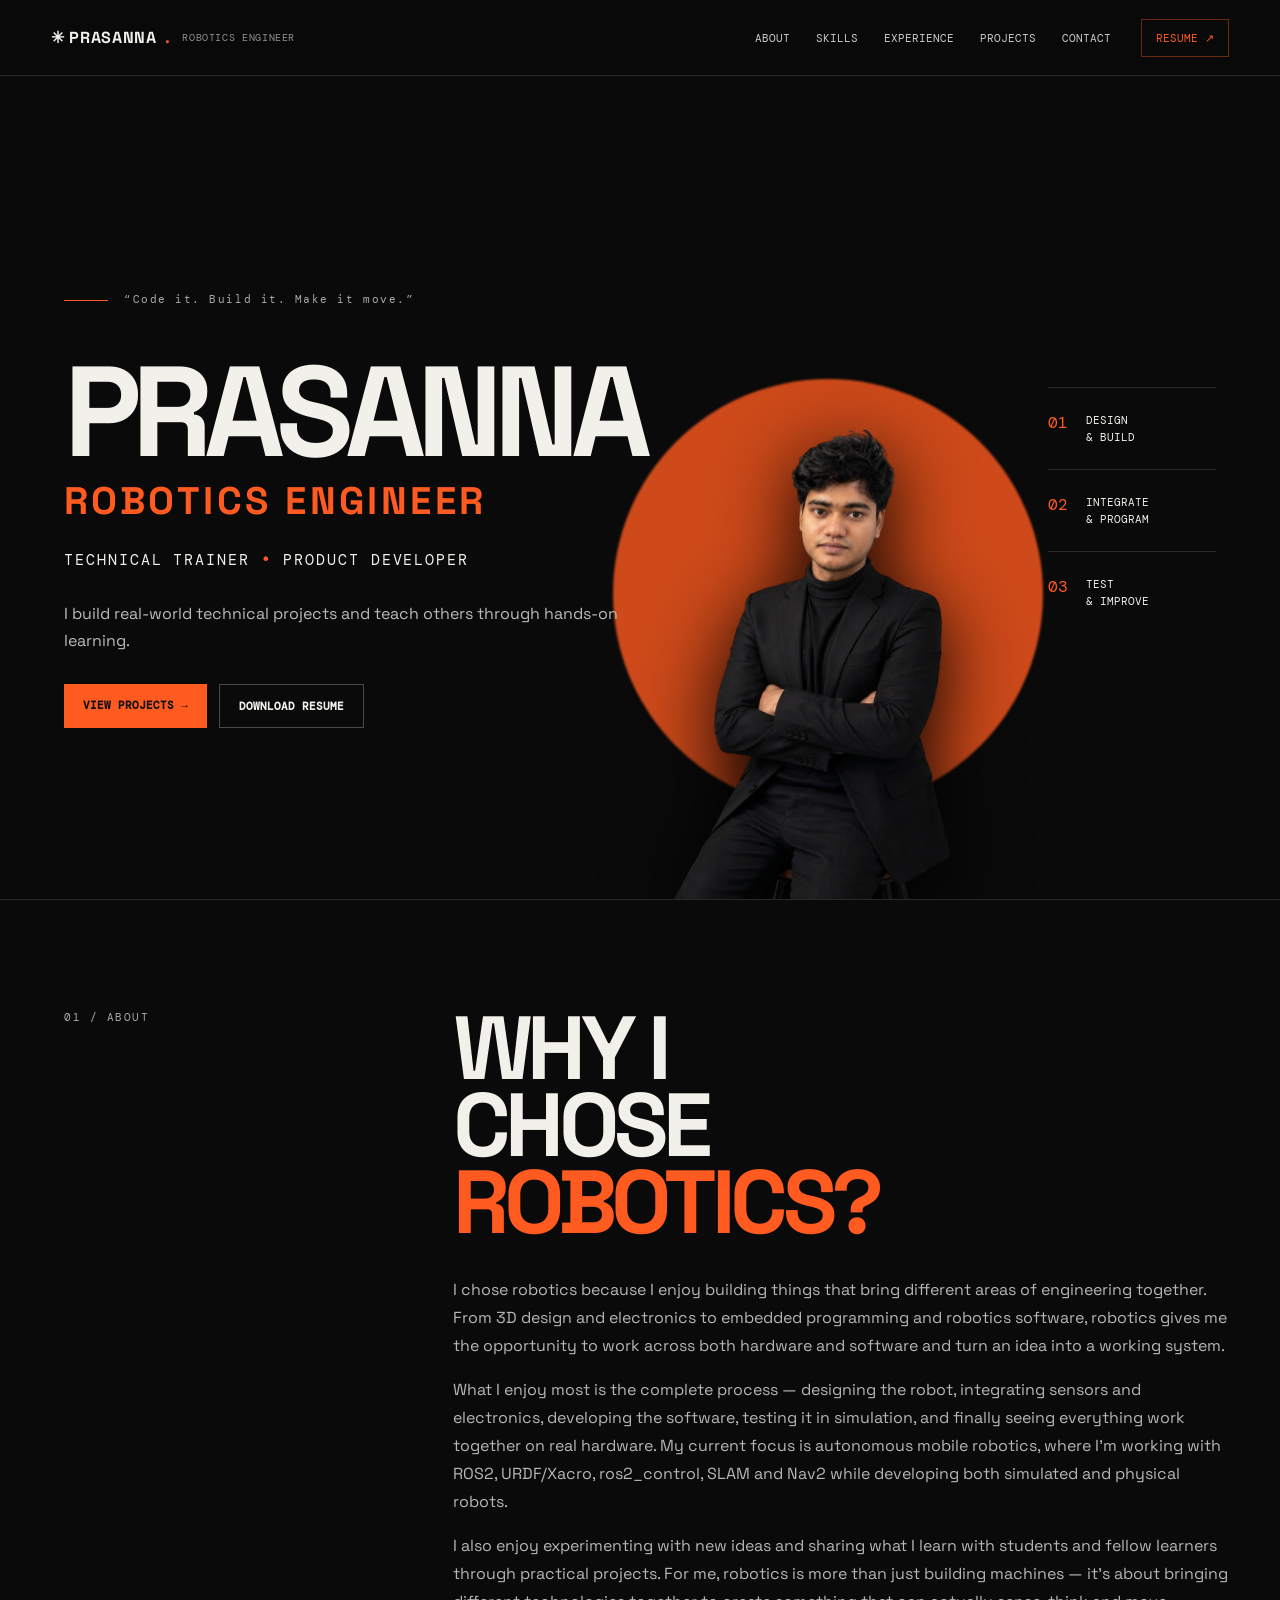
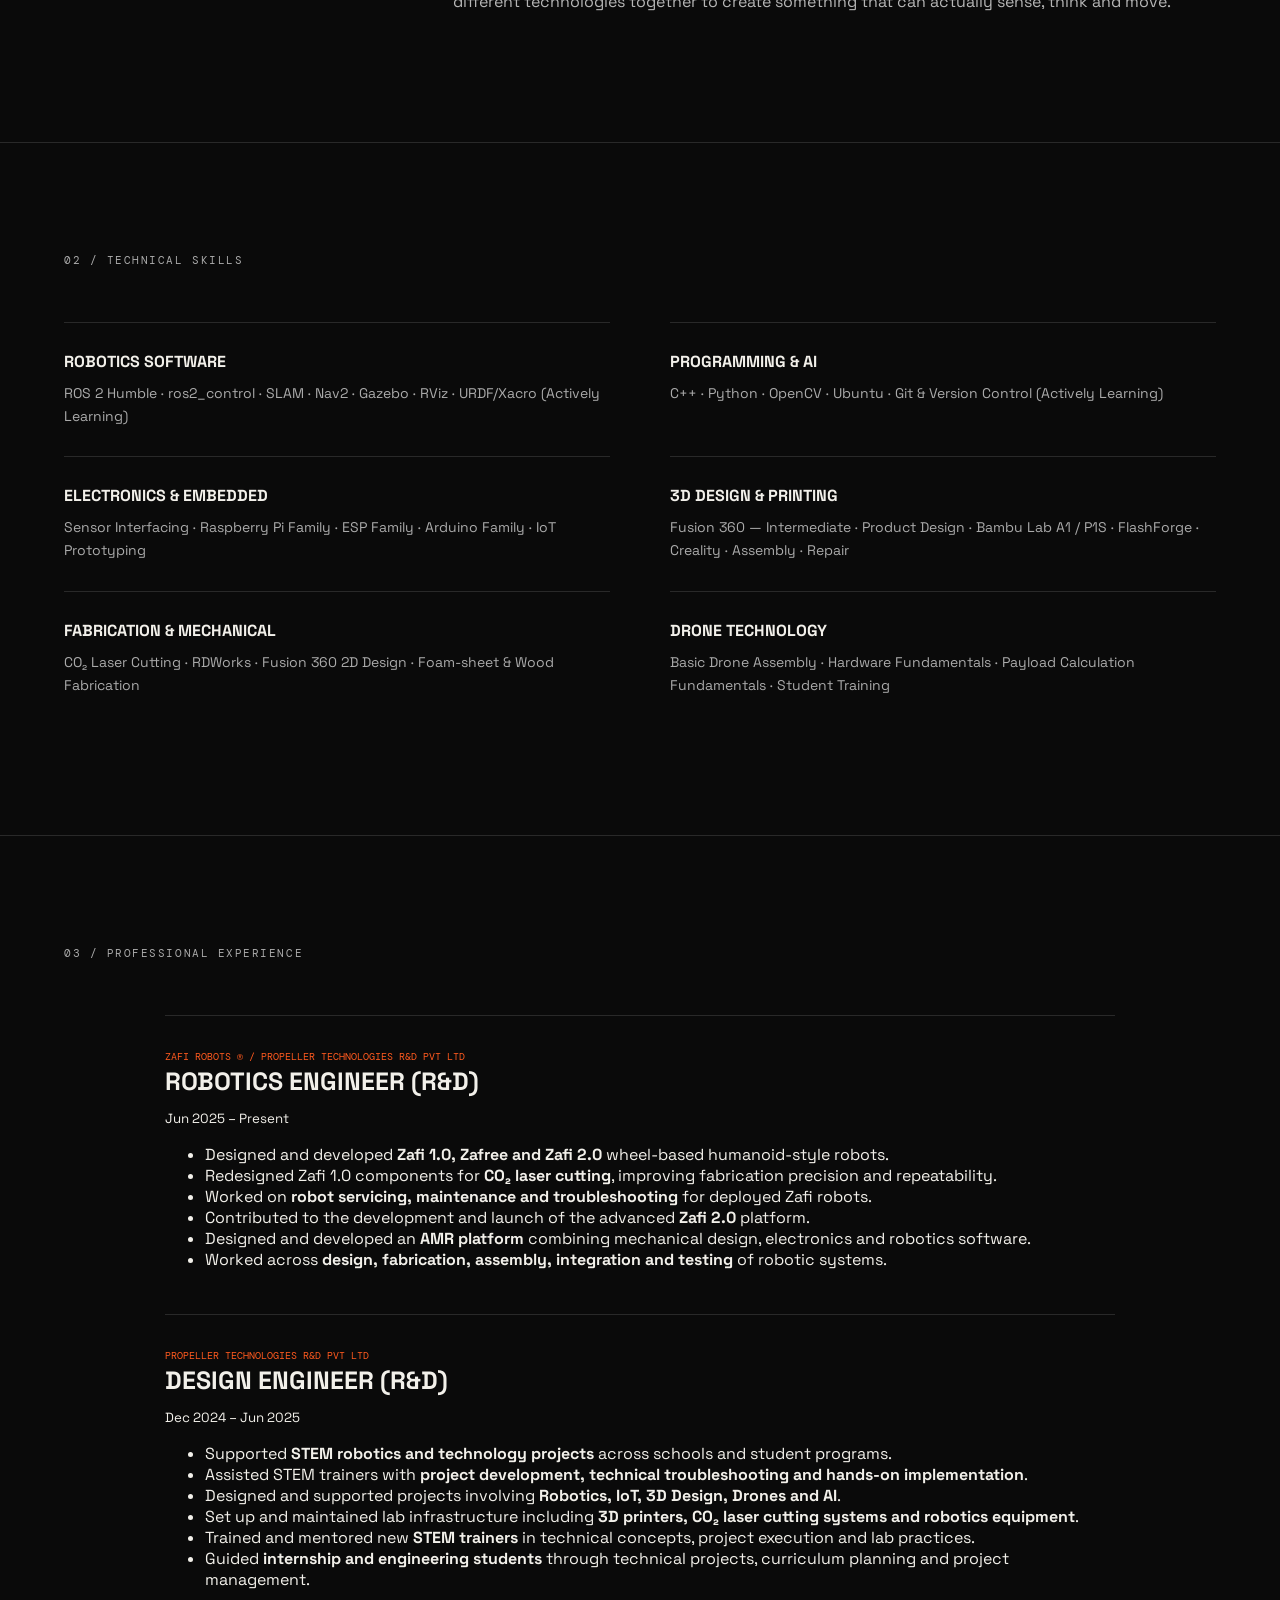
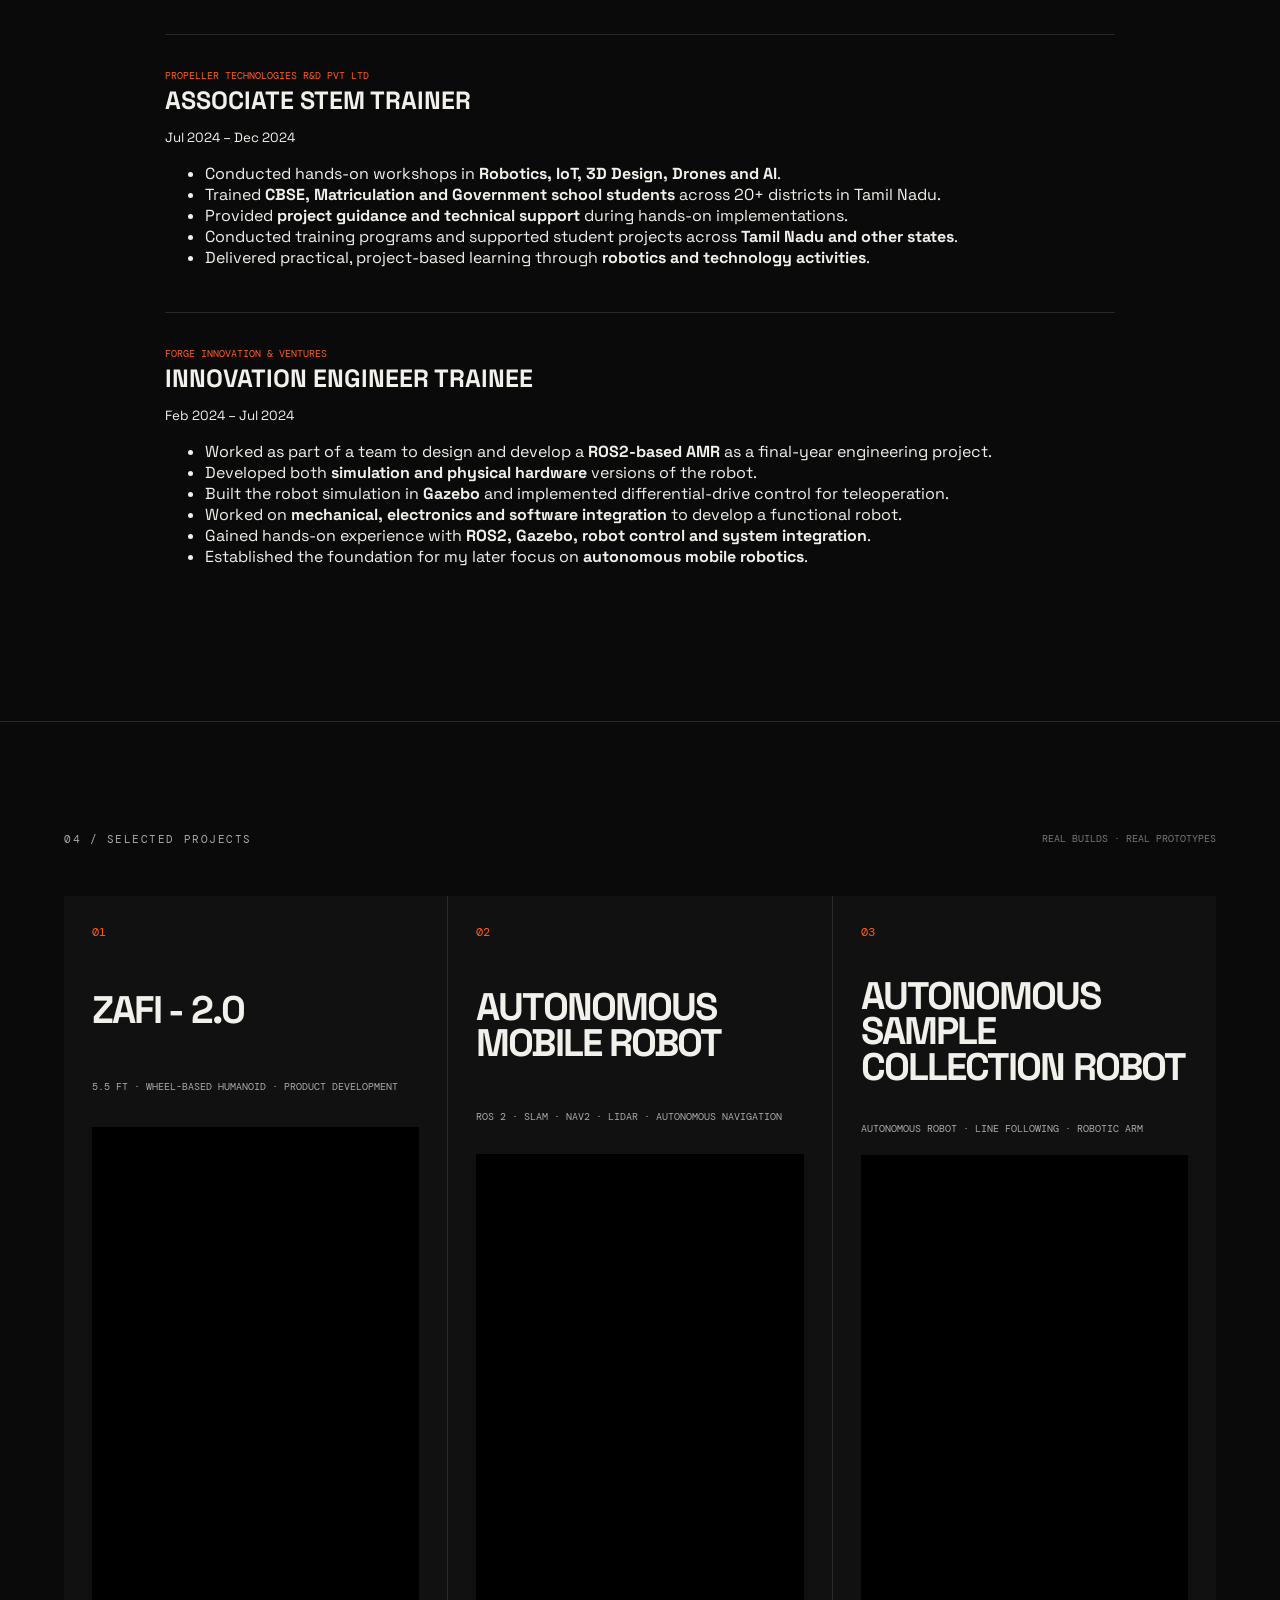
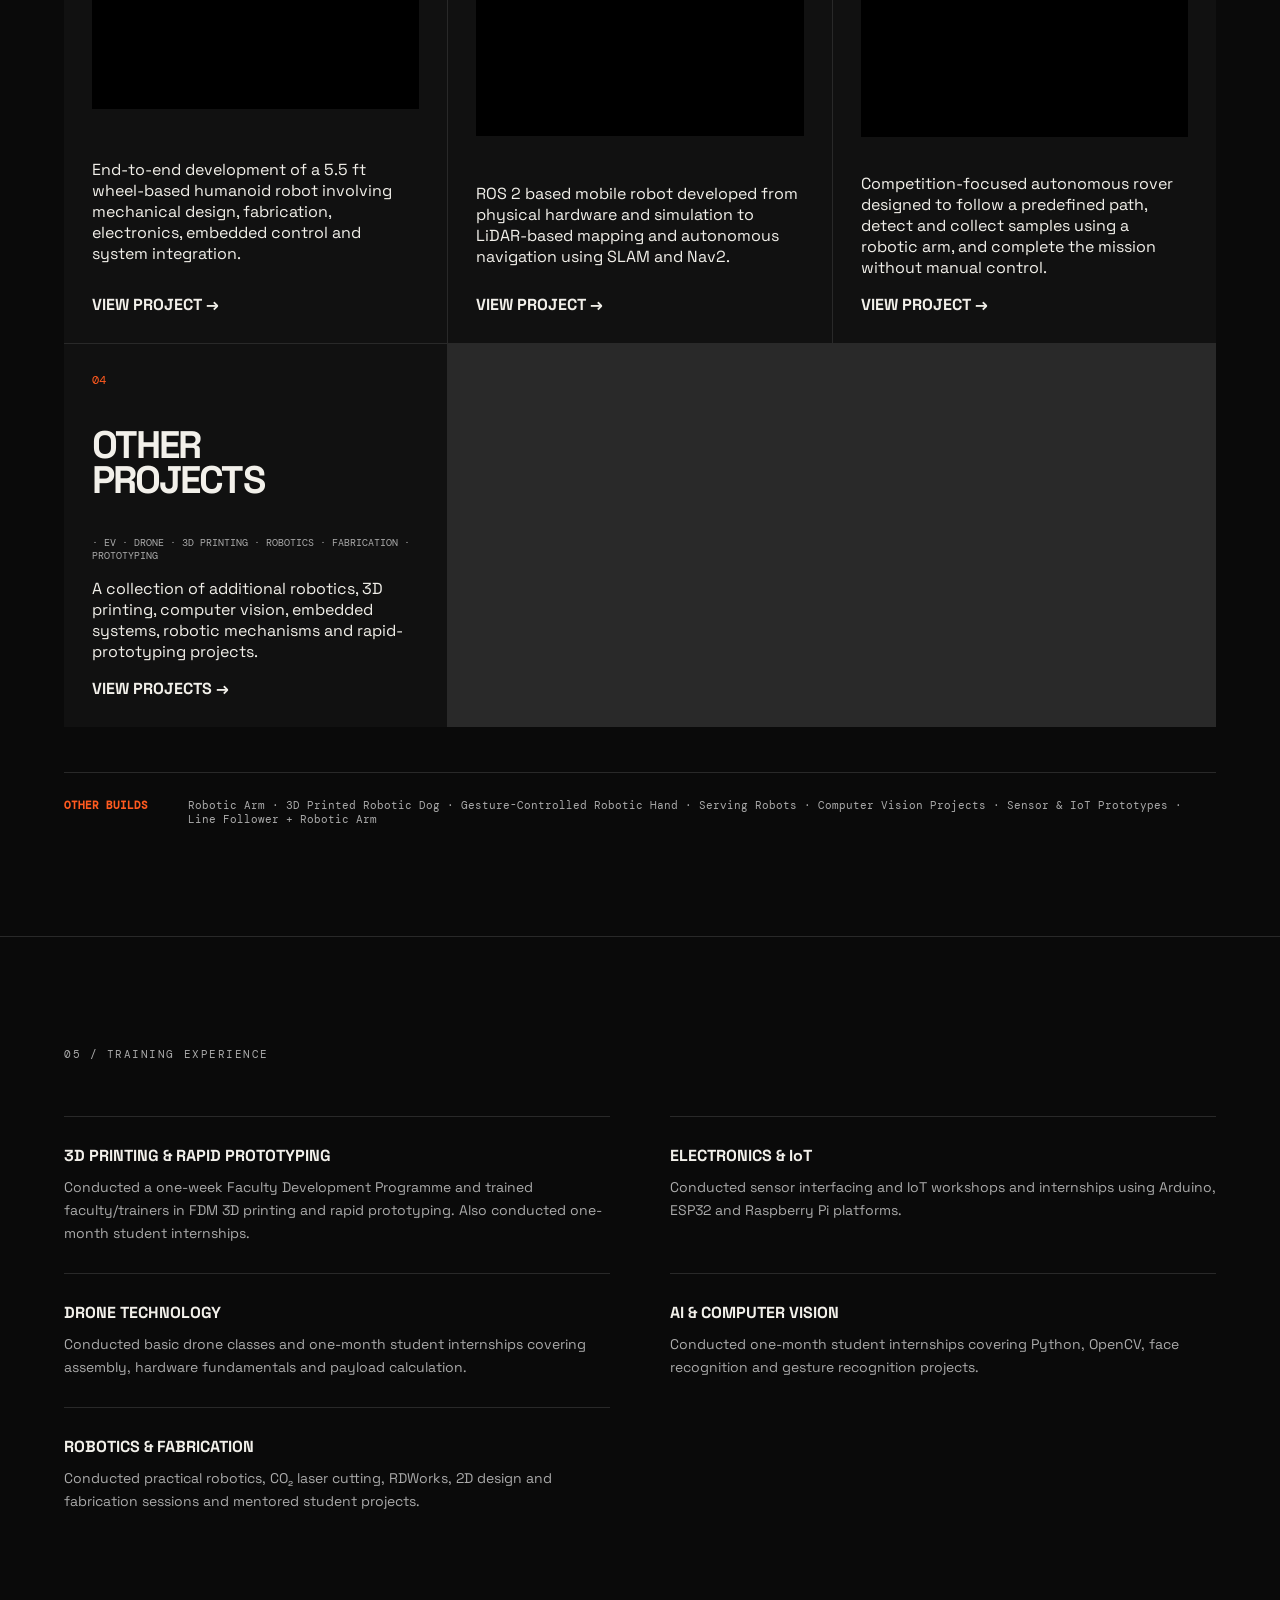
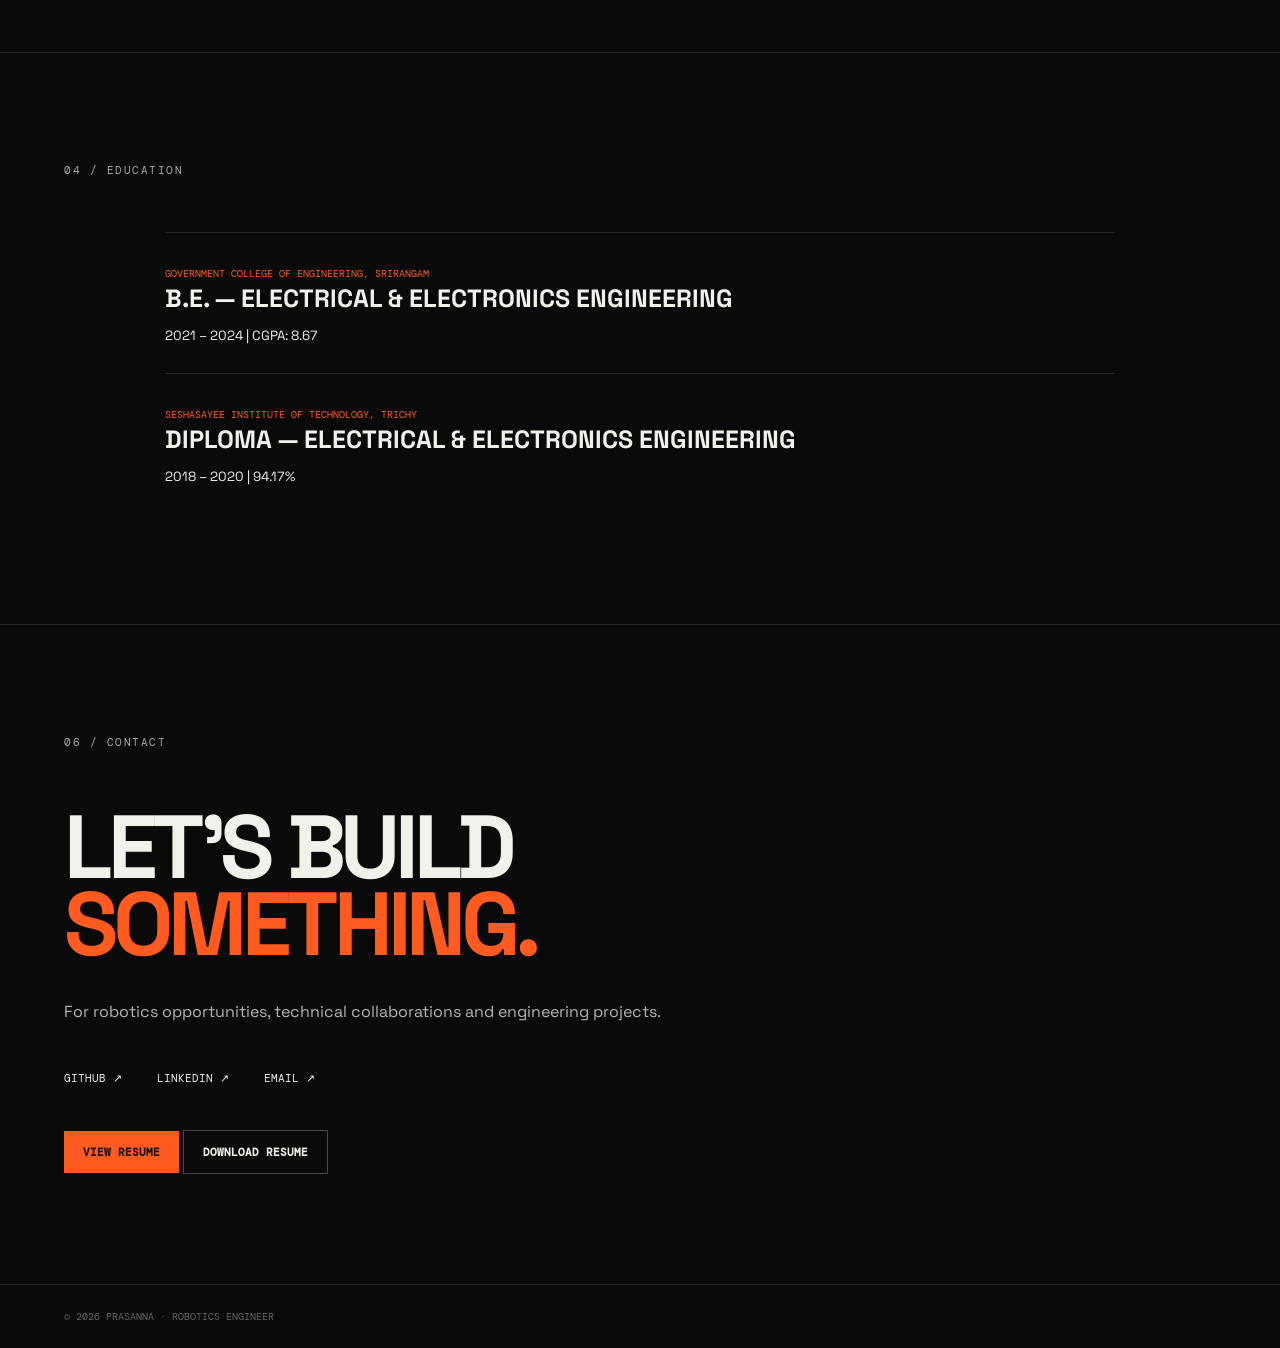
<file: index.html>
<!doctype html>
<html lang="en">
<head>
<meta charset="utf-8"><meta name="viewport" content="width=device-width,initial-scale=1">
<title>Prasanna — Robotics Engineer</title>
<meta name="description" content="Prasanna — Robotics Engineer focused on ROS2, AMR, SLAM and Nav2.">
<link rel="stylesheet" href="style.css">
</head>
<body>
<header class="nav">
  <a class="logo" href="#home">✳ PRASANNA<span>.</span><small>ROBOTICS ENGINEER</small></a>
  <nav><a href="#about">ABOUT</a><a href="#skills">SKILLS</a><a href="#experience">EXPERIENCE</a><a href="#projects">PROJECTS</a><a href="#contact">CONTACT</a></nav>
  <a class="nav-resume" href="assets/resume/Prasanna_resume_ATS.pdf">RESUME ↗</a>
</header>

<main>
<section id="home" class="hero">
  <div class="hero-copy">
    <div class="eyebrow">“Code it. Build it. Make it move.”</div >
    <h1>PRASANNA</h1>
    <h2> ROBOTICS ENGINEER</h2>
    <div class="focus">TECHNICAL TRAINER <b>•</b> PRODUCT DEVELOPER </div>
    <p>I build real-world technical projects and teach others through hands-on learning.</p>
    <div class="actions"><a class="btn" href="#projects">VIEW PROJECTS →</a><a class="btn outline" href="assets/resume/resume.pdf" download>DOWNLOAD RESUME</a></div>
  </div>
  <div class="hero-photo-wrap">
    <div class="orange-orb"></div>
    <img class="hero-photo" src="assets/images/prasanna-hero.png" alt="Prasanna, Robotics Engineer">
  </div>
  <aside class="stats">
    <div><b>01</b><span>DESIGN <br>& BUILD</span></div> 
    <div><b>02</b><span>INTEGRATE<br>& PROGRAM</span></div>
    <div><b>03</b><span>TEST<br>& IMPROVE</span></div>
  </aside>
</section>

<section id="about" class="section split">
  <div class="label">01 / ABOUT</div>
  <div class="content">
    <h2>WHY I<br>CHOSE<br><em>ROBOTICS?</em></h2>
    <p>I chose robotics because I enjoy building things that bring different areas of engineering together. From 3D design and electronics to embedded programming and robotics software, robotics gives me the opportunity to work across both hardware and software and turn an idea into a working system.</p>
    <p>What I enjoy most is the complete process — designing the robot, integrating sensors and electronics, developing the software, testing it in simulation, and finally seeing everything work together on real hardware. My current focus is autonomous mobile robotics, where I’m working with ROS2, URDF/Xacro, ros2_control, SLAM and Nav2 while developing both simulated and physical robots.</p>
    <p>I also enjoy experimenting with new ideas and sharing what I learn with students and fellow learners through practical projects. For me, robotics is more than just building machines — it’s about bringing different technologies together to create something that can actually sense, think and move.</p>
  </div>
</section>


<section id="skills" class="section">
  <div class="label">02 / TECHNICAL SKILLS</div>
  <div class="skill-grid">
    <article>
      <h3>ROBOTICS SOFTWARE</h3>
      <p>ROS 2 Humble · ros2_control · SLAM · Nav2 · Gazebo · RViz · URDF/Xacro (Actively Learning)</p>
    </article>

    <article>
      <h3>PROGRAMMING & AI</h3>
      <p>C++ · Python · OpenCV · Ubuntu · Git & Version Control (Actively Learning)</p>
    </article>

    <article>
      <h3>ELECTRONICS & EMBEDDED</h3>
      <p>Sensor Interfacing · Raspberry Pi Family · ESP Family · Arduino Family · IoT Prototyping</p>
    </article>

    <article>
      <h3>3D DESIGN & PRINTING</h3>
      <p>Fusion 360 — Intermediate · Product Design · Bambu Lab A1 / P1S · FlashForge · Creality · Assembly · Repair</p>
    </article>

    <article>
      <h3>FABRICATION & MECHANICAL</h3>
      <p>CO₂ Laser Cutting · RDWorks · Fusion 360 2D Design · Foam-sheet & Wood Fabrication</p>
    </article>

    <article>
      <h3>DRONE TECHNOLOGY</h3>
      <p>Basic Drone Assembly · Hardware Fundamentals · Payload Calculation Fundamentals · Student Training</p>
    </article>
  </div>
</section>

<section id="experience" class="section">

  <div class="label">03 / PROFESSIONAL EXPERIENCE</div>

  <div class="timeline">

    <article>
      <span>ZAFI ROBOTS ® / PROPELLER TECHNOLOGIES R&amp;D PVT LTD</span>
      <h3>ROBOTICS ENGINEER (R&amp;D)</h3>
      <small>Jun 2025 – Present</small>

      <ul>
        <li>Designed and developed <strong>Zafi 1.0, Zafree and Zafi 2.0</strong> wheel-based humanoid-style robots.</li>
        <li>Redesigned Zafi 1.0 components for <strong>CO₂ laser cutting</strong>, improving fabrication precision and repeatability.</li>
        <li>Worked on <strong>robot servicing, maintenance and troubleshooting</strong> for deployed Zafi robots.</li>
        <li>Contributed to the development and launch of the advanced <strong>Zafi 2.0</strong> platform.</li>
        <li>Designed and developed an <strong>AMR platform</strong> combining mechanical design, electronics and robotics software.</li>
        <li>Worked across <strong>design, fabrication, assembly, integration and testing</strong> of robotic systems.</li>
      </ul>
    </article>

    <article>
      <span>PROPELLER TECHNOLOGIES R&amp;D PVT LTD</span>
      <h3>DESIGN ENGINEER (R&amp;D)</h3>
      <small>Dec 2024 – Jun 2025</small>

      <ul>
        <li>Supported <strong>STEM robotics and technology projects</strong> across schools and student programs.</li>
        <li>Assisted STEM trainers with <strong>project development, technical troubleshooting and hands-on implementation</strong>.</li>
        <li>Designed and supported projects involving <strong>Robotics, IoT, 3D Design, Drones and AI</strong>.</li>
        <li>Set up and maintained lab infrastructure including <strong>3D printers, CO₂ laser cutting systems and robotics equipment</strong>.</li>
        <li>Trained and mentored new <strong>STEM trainers</strong> in technical concepts, project execution and lab practices.</li>
        <li>Guided <strong>internship and engineering students</strong> through technical projects, curriculum planning and project management.</li>
      </ul>
    </article>

    <article>
      <span>PROPELLER TECHNOLOGIES R&amp;D PVT LTD</span>
      <h3>ASSOCIATE STEM TRAINER</h3>
      <small>Jul 2024 – Dec 2024</small>

      <ul>
        <li>Conducted hands-on workshops in <strong>Robotics, IoT, 3D Design, Drones and AI</strong>.</li>
        <li>Trained <strong>CBSE, Matriculation and Government school students</strong> across 20+ districts in Tamil Nadu.</li>
        <li>Provided <strong>project guidance and technical support</strong> during hands-on implementations.</li>
        <li>Conducted training programs and supported student projects across <strong>Tamil Nadu and other states</strong>.</li>
        <li>Delivered practical, project-based learning through <strong>robotics and technology activities</strong>.</li>
      </ul>
    </article>

    <article>
      <span>FORGE INNOVATION &amp; VENTURES</span>
      <h3>INNOVATION ENGINEER TRAINEE</h3>
      <small>Feb 2024 – Jul 2024</small>

      <ul>
        <li>Worked as part of a team to design and develop a <strong>ROS2-based AMR</strong> as a final-year engineering project.</li>
        <li>Developed both <strong>simulation and physical hardware</strong> versions of the robot.</li>
        <li>Built the robot simulation in <strong>Gazebo</strong> and implemented differential-drive control for teleoperation.</li>
        <li>Worked on <strong>mechanical, electronics and software integration</strong> to develop a functional robot.</li>
        <li>Gained hands-on experience with <strong>ROS2, Gazebo, robot control and system integration</strong>.</li>
        <li>Established the foundation for my later focus on <strong>autonomous mobile robotics</strong>.</li>
      </ul>
    </article>

  </div>

</section>

<section id="projects" class="section">

  <div class="section-head">
    <div class="label">04 / SELECTED PROJECTS</div>
    <span>REAL BUILDS · REAL PROTOTYPES</span>
  </div>

  <div class="project-grid">

    <!-- PROJECT 01 — ZAFI 2.0 -->
    <a class="project-card" href="projects/zafi-2.html">
      <span>01</span>

      <h3>
        ZAFI - 2.0
      </h3>

      <small>
        5.5 FT · WHEEL-BASED HUMANOID · PRODUCT DEVELOPMENT
      </small>

        <!-- YouTube Video -->
      <div class="project-video">
        <iframe
          src="https://www.youtube.com/embed/m5Eo9R5aBrk?si=yEzoWW0xoYzVluFs"
          title="ZAFI 2.0 Project Video"
          frameborder="0"
          allow="accelerometer; autoplay; clipboard-write; encrypted-media; gyroscope; picture-in-picture"
          allowfullscreen>
        </iframe>
      </div>

      <p>
        End-to-end development of a 5.5 ft wheel-based humanoid
        robot involving mechanical design, fabrication, electronics,
        embedded control and system integration.
      </p>

      <strong>VIEW PROJECT →</strong>
    </a>


    <!-- PROJECT 02 — AMR -->
    <a class="project-card" href="projects/amr.html">
      <span>02</span>

      <h3>
        AUTONOMOUS<br>
        MOBILE ROBOT
      </h3>

      <small>
        ROS 2 · SLAM · NAV2 · LIDAR · AUTONOMOUS NAVIGATION
      </small>
      
      <div class="project-video">
        <iframe
          src="https://www.youtube.com/embed/wOT1EIuyYVc?si=XlB6Lb8hWaWmdgQM" 
          title="ROS 2 AUTONOMOUS MOBILE ROBOT"
          frameborder="0"
          allow="accelerometer; autoplay; clipboard-write; encrypted-media; gyroscope; picture-in-picture"
          allowfullscreen>
        </iframe>
      </div>

      <p>
        ROS 2 based mobile robot developed from physical hardware
        and simulation to LiDAR-based mapping and autonomous
        navigation using SLAM and Nav2.
      </p>

      <strong>VIEW PROJECT →</strong>
    </a>

    <!-- PROJECT 03 — AUTONOMOUS SAMPLE COLLECTION ROBOT -->
    <a class="project-card" href="projects/sample-robot.html">
      <span>03</span>

      <h3>
        AUTONOMOUS SAMPLE<br>
        COLLECTION ROBOT
      </h3>

      <small>
        AUTONOMOUS ROBOT · LINE FOLLOWING · ROBOTIC ARM
      </small>

     
      <div class="project-video">
        <iframe
          src="https://www.youtube.com/embed/4nr9MaaYCRk?si=5RKgvV3OcD-oFKgj" 
          title="AUTONOMOUS ROBOT"
          frameborder="0"
          allow="accelerometer; autoplay; clipboard-write; encrypted-media; gyroscope; picture-in-picture"
          allowfullscreen>
        </iframe>
      </div>

      <p>
        Competition-focused autonomous rover designed to follow a
        predefined path, detect and collect samples using a robotic
        arm, and complete the mission without manual control.
      </p>

      <strong>VIEW PROJECT →</strong>
    </a>






    <!-- PROJECT 04 — OTHER PROJECTS -->
    <a class="project-card" href="projects/other-projects.html">
      <span>04</span>

      <h3>
        OTHER<br>
        PROJECTS
      </h3>

      <small>
        · EV · DRONE · 3D PRINTING · ROBOTICS · FABRICATION · PROTOTYPING 
      </small>

      <p>
        A collection of additional robotics, 3D printing,
        computer vision, embedded systems, robotic mechanisms
        and rapid-prototyping projects.
      </p>

      <strong>VIEW PROJECTS →</strong>
    </a>

  </div>


  <!-- ADDITIONAL BUILDS -->
  <div class="other">

    <b>OTHER BUILDS</b>

    <span>
      Robotic Arm · 3D Printed Robotic Dog · Gesture-Controlled
      Robotic Hand · Serving Robots · Computer Vision Projects ·
      Sensor &amp; IoT Prototypes · Line Follower + Robotic Arm
    </span>

  </div>

</section>



<section id="training" class="section">
  <div class="label">05 / TRAINING EXPERIENCE</div>
  <div class="training">
    <article><h3>3D PRINTING & RAPID PROTOTYPING</h3><p>Conducted a one-week Faculty Development Programme and trained faculty/trainers in FDM 3D printing and rapid prototyping. Also conducted one-month student internships.</p></article>
    <article><h3>ELECTRONICS & IoT</h3><p>Conducted sensor interfacing and IoT workshops and internships using Arduino, ESP32 and Raspberry Pi platforms.</p></article>
    <article><h3>DRONE TECHNOLOGY</h3><p>Conducted basic drone classes and one-month student internships covering assembly, hardware fundamentals and payload calculation.</p></article>
    <article><h3>AI & COMPUTER VISION</h3><p>Conducted one-month student internships covering Python, OpenCV, face recognition and gesture recognition projects.</p></article>
    <article><h3>ROBOTICS & FABRICATION</h3><p>Conducted practical robotics, CO₂ laser cutting, RDWorks, 2D design and fabrication sessions and mentored student projects.</p></article>
  </div>
</section>

<section id="education" class="section">

  <div class="label">04 / EDUCATION</div>

  <div class="timeline">

    <article>
      <span>GOVERNMENT COLLEGE OF ENGINEERING, SRIRANGAM</span>
      <h3>B.E. — ELECTRICAL &amp; ELECTRONICS ENGINEERING</h3>
      <small>2021 – 2024 | CGPA: 8.67</small>
    </article>

    <article>
      <span>SESHASAYEE INSTITUTE OF TECHNOLOGY, TRICHY</span>
      <h3>DIPLOMA — ELECTRICAL &amp; ELECTRONICS ENGINEERING</h3>
      <small>2018 – 2020 | 94.17%</small>
    </article>

</section>


<section id="contact" class="contact">
  <div class="label">06 / CONTACT</div>
  <h2>LET'S BUILD<br><em>SOMETHING.</em></h2>
  <p>For robotics opportunities, technical collaborations and engineering projects.</p>
  <div class="contact-links">
    <a href="https://github.com/PRASANNA-DKP">GITHUB ↗</a>
    <a href="https://www.linkedin.com/in/dkpprasanna/">LINKEDIN ↗</a>
    <a href="mailto:dkpprasannaeee@example.com">EMAIL ↗</a>
  </div>
  <a class="btn" href="assets/resume/Prasanna_resume_ATS.pdf">VIEW RESUME</a>
  <a class="btn outline" href="assets/resume/Prasanna_resume_ATS.pdf" download>DOWNLOAD RESUME</a>
</section>
</main>
<footer>© 2026 PRASANNA · ROBOTICS ENGINEER</footer>
</body></html>
</file>
<file: style.css>
@import url('https://fonts.googleapis.com/css2?family=DM+Mono:wght@400;500&family=Space+Grotesk:wght@400;500;600;700&display=swap');


/* ========================================
   ROOT VARIABLES
======================================== */

:root {
    --bg: #0a0a0a;
    --panel: #111;
    --text: #f2f0ea;
    --muted: #929292;
    --accent: #ff5a1f;
    --line: #ffffff20;
}


/* ========================================
   GLOBAL
======================================== */

* {
    box-sizing: border-box;
}

html {
    scroll-behavior: smooth;
}

body {
    margin: 0;
    background: var(--bg);
    color: var(--text);
    font-family: 'Space Grotesk', sans-serif;
}

a {
    color: inherit;
    text-decoration: none;
}


/* ========================================
   NAVIGATION
======================================== */

.nav {
    height: 76px;
    padding: 0 4vw;

    border-bottom: 1px solid var(--line);

    display: flex;
    align-items: center;
    gap: 30px;

    position: sticky;
    top: 0;

    background: #0a0a0ae8;
    backdrop-filter: blur(14px);

    z-index: 20;
}

.logo {
    font-weight: 700;
    letter-spacing: .04em;

    display: flex;
    align-items: center;
    gap: 8px;
}

.logo span,
em {
    color: var(--accent);
    font-style: normal;
}

.logo small {
    font: 10px 'DM Mono', monospace;
    color: var(--muted);
    margin-left: 4px;
}

.nav nav {
    display: flex;
    gap: 26px;
    margin-left: auto;

    font: 11px 'DM Mono', monospace;
    color: #ccc;
}

.nav-resume {
    font: 11px 'DM Mono', monospace;
    color: var(--accent);

    border: 1px solid #ff5a1f66;
    padding: 11px 14px;
}


/* ========================================
   HERO SECTION
======================================== */

.hero {
    min-height: calc(100vh - 76px);

    display: grid;
    grid-template-columns: 1.1fr 1fr .55fr;
    align-items: center;

    padding: 5vh 5vw 0;

    overflow: hidden;
    position: relative;

    border-bottom: 1px solid var(--line);
}

.hero-copy {
    position: relative;
    z-index: 2;
}

.eyebrow,
.label {
    font: 11px 'DM Mono', monospace;
    letter-spacing: .14em;
    color: #aaa;
}

.eyebrow:before {
    content: '';

    display: inline-block;

    width: 44px;
    height: 1px;

    background: var(--accent);

    vertical-align: middle;

    margin-right: 16px;
}

.hero h1 {
    font-size: clamp(70px, 10vw, 150px);
    line-height: .8;
    letter-spacing: -.07em;

    margin: 55px 0 12px;
}

.hero h2 {
    font-size: clamp(25px, 3vw, 48px);
    letter-spacing: .09em;
    color: var(--accent);

    margin: 0;
}

.focus {
    font: 15px 'DM Mono', monospace;
    letter-spacing: .13em;

    margin-top: 25px;
}

.focus b {
    color: var(--accent);
}

.hero-copy p {
    max-width: 590px;

    color: #bbb;
    line-height: 1.7;

    margin: 30px 0;
}


/* ========================================
   BUTTONS
======================================== */

.actions {
    display: flex;
    gap: 12px;
}

.btn {
    display: inline-block;

    background: var(--accent);
    color: #111;

    padding: 14px 19px;

    font: 11px 'DM Mono', monospace;
    font-weight: 600;
}

.btn.outline {
    background: transparent;
    color: var(--text);

    border: 1px solid #ffffff40;
}


/* ========================================
   HERO IMAGE
======================================== */

.hero-photo-wrap {
    height: 100%;

    position: relative;

    display: flex;
    align-items: end;
    justify-content: center;
}

.orange-orb {
    position: absolute;

    width: 430px;
    height: 430px;

    border-radius: 50%;

    background: var(--accent);
    opacity: .8;

    filter: blur(1px);

    bottom: 90px;
}

.hero-photo {
    position: relative;
    z-index: 2;

    height: min(88vh, 760px);
    max-width: 100%;

    object-fit: contain;
    object-position: center bottom;

    filter: drop-shadow(0 20px 40px #000);
}


/* ========================================
   STATS
======================================== */

.stats {
    align-self: stretch;

    display: flex;
    flex-direction: column;
    justify-content: center;

    gap: 0;

    padding-left: 35px;
}

.stats div {
    border-top: 1px solid var(--line);

    padding: 24px 0;

    display: flex;
    gap: 18px;
}

.stats b {
    color: var(--accent);
    font: 16px 'DM Mono', monospace;
}

.stats span {
    font: 11px 'DM Mono', monospace;
    line-height: 1.5;
}


/* ========================================
   COMMON SECTIONS
======================================== */

.section {
    padding: 110px 5vw;

    border-bottom: 1px solid var(--line);
}


/* ========================================
   SPLIT CONTENT
======================================== */

.split {
    display: grid;

    grid-template-columns: 32% 68%;

    gap: 20px;
}

.content h2,
.contact h2 {
    font-size: clamp(55px, 7vw, 105px);
    line-height: .86;
    letter-spacing: -.06em;

    margin: 0 0 35px;
}

.content p,
.timeline p,
.training p,
.contact > p {
    max-width: 780px;

    color: #b6b6b6;
    line-height: 1.75;
}


/* ========================================
   SECTION HEADER
======================================== */

.section-head {
    display: flex;

    justify-content: space-between;
    align-items: center;

    margin-bottom: 50px;
}

.section-head span {
    font: 10px 'DM Mono', monospace;
    color: #777;
}


/* ========================================
   PROJECTS
======================================== */

.project-grid {
    display: grid;

    grid-template-columns: repeat(3, 1fr);

    gap: 1px;

    background: var(--line);
}

.project-card {
    min-height: 330px;

    background: var(--panel);

    padding: 27px;

    display: flex;
    flex-direction: column;
    justify-content: space-between;

    transition: .25s;

    border: 1px solid transparent;
}

.project-card:hover {
    border-color: var(--accent);

    transform: translateY(-4px);
}

.project-card span {
    font: 12px 'DM Mono', monospace;
    color: var(--accent);
}

.project-card h3 {
    font-size: clamp(27px, 3vw, 48px);

    line-height: .92;
    letter-spacing: -.05em;
}

.project-card small {
    font: 10px 'DM Mono', monospace;
    color: #aaa;
}


/* ========================================
   PROJECT VIDEO
======================================== */

.project-video {
    width: 100%;

    aspect-ratio: 9 / 16;

    margin: 20px 0;

    overflow: hidden;

    background: #000;
}

.project-video iframe {
    width: 100%;
    height: 100%;

    display: block;

    border: 0;
}

.project-video.landscape {
    aspect-ratio: 16 / 9;
}

/* ========================================
   OTHER PROJECTS
======================================== */

.other {
    border-top: 1px solid var(--line);

    margin-top: 45px;
    padding-top: 25px;

    display: flex;
    gap: 40px;

    font: 11px 'DM Mono', monospace;
    color: #aaa;
}

.other b {
    color: var(--accent);
    white-space: nowrap;
}


.other-gallery {
  display: grid;
  grid-template-columns: repeat(4, minmax(0, 1fr));
  gap: 12px;
}

.other-gallery img {
  width: 100%;
  height: 180px;
  object-fit: contain;
  background: #000;
  display: block;
}

/* ========================================
   SKILLS & TRAINING
======================================== */

.skill-grid,
.training {
    display: grid;

    grid-template-columns: repeat(2, 1fr);

    gap: 0 60px;

    margin-top: 55px;
}

.skill-grid article,
.training article,
.timeline article {
    border-top: 1px solid var(--line);

    padding: 28px 0;
}

.skill-grid h3,
.training h3,
.timeline h3 {
    font-size: 16px;

    margin: 0 0 10px;
}

.skill-grid p,
.training p {
    margin: 0;

    color: #aaa;

    line-height: 1.65;

    font-size: 14px;
}


/* ========================================
   TIMELINE
======================================== */

.timeline {
    max-width: 950px;

    margin: 55px auto 0;
}

.timeline article span {
    font: 10px 'DM Mono', monospace;
    color: var(--accent);
}

.timeline h3 {
    font-size: 25px;
}


/* ========================================
   CONTACT
======================================== */

.contact {
    min-height: 70vh;

    padding: 110px 5vw;

    border-bottom: 1px solid var(--line);
}

.contact h2 {
    margin-top: 60px;
}

.contact-links {
    display: flex;

    gap: 35px;

    margin: 45px 0;

    font: 11px 'DM Mono', monospace;
}

.contact-links a:hover {
    color: var(--accent);
}


/* ========================================
   FOOTER
======================================== */

footer {
    padding: 25px 5vw;

    font: 10px 'DM Mono', monospace;
    color: #666;
}


/* ========================================
   TABLET
======================================== */

@media (max-width: 1000px) {

    .hero {
        grid-template-columns: 1fr 1fr;
    }

    .stats {
        display: none;
    }

    .nav nav {
        display: none;
    }

    .hero-photo {
        height: 650px;
    }

    .project-grid {
        grid-template-columns: repeat(2, 1fr);
    }
}


/* ========================================
   MOBILE
======================================== */

@media (max-width: 700px) {

    .nav {
        padding: 0 6vw;
    }

    .nav-resume {
        display: none;
    }

    .logo small {
        display: none;
    }


    .other-gallery {
    grid-template-columns: repeat(2, 1fr);
    gap: 8px;
    }

    /* HERO */

    .hero {
        display: block;

        min-height: auto;

        padding: 80px 6vw 0;
    }

    .hero h1 {
        font-size: 21vw;

        margin-top: 50px;
    }

    .hero-photo-wrap {
        height: 520px;

        margin-top: 20px;
    }

    .hero-photo {
        height: 520px;
    }

    .orange-orb {
        width: 300px;
        height: 300px;

        bottom: 40px;
    }


    /* SECTIONS */

    .section {
        padding: 75px 6vw;
    }

    .contact {
        padding: 75px 6vw;
    }


    /* SPLIT */

    .split {
        display: block;
    }

    .split > .content {
        margin-top: 45px;
    }


    /* GRIDS */

    .project-grid,
    .skill-grid,
    .training {
        grid-template-columns: 1fr;
    }


    /* PROJECT CARDS */

    .project-card {
        min-height: 280px;
    }


    /* PROJECT VIDEO */

    .project-video {
        aspect-ratio: 9 / 16;

        margin: 18px 0;
    }


    /* OTHER */

    .other {
        display: block;
    }

    .other span {
        display: block;

        margin-top: 15px;
    }


    /* CONTACT */

    .contact-links {
        flex-wrap: wrap;
    }


    /* BUTTONS */

    .actions {
        flex-wrap: wrap;
    }
}
</file>
